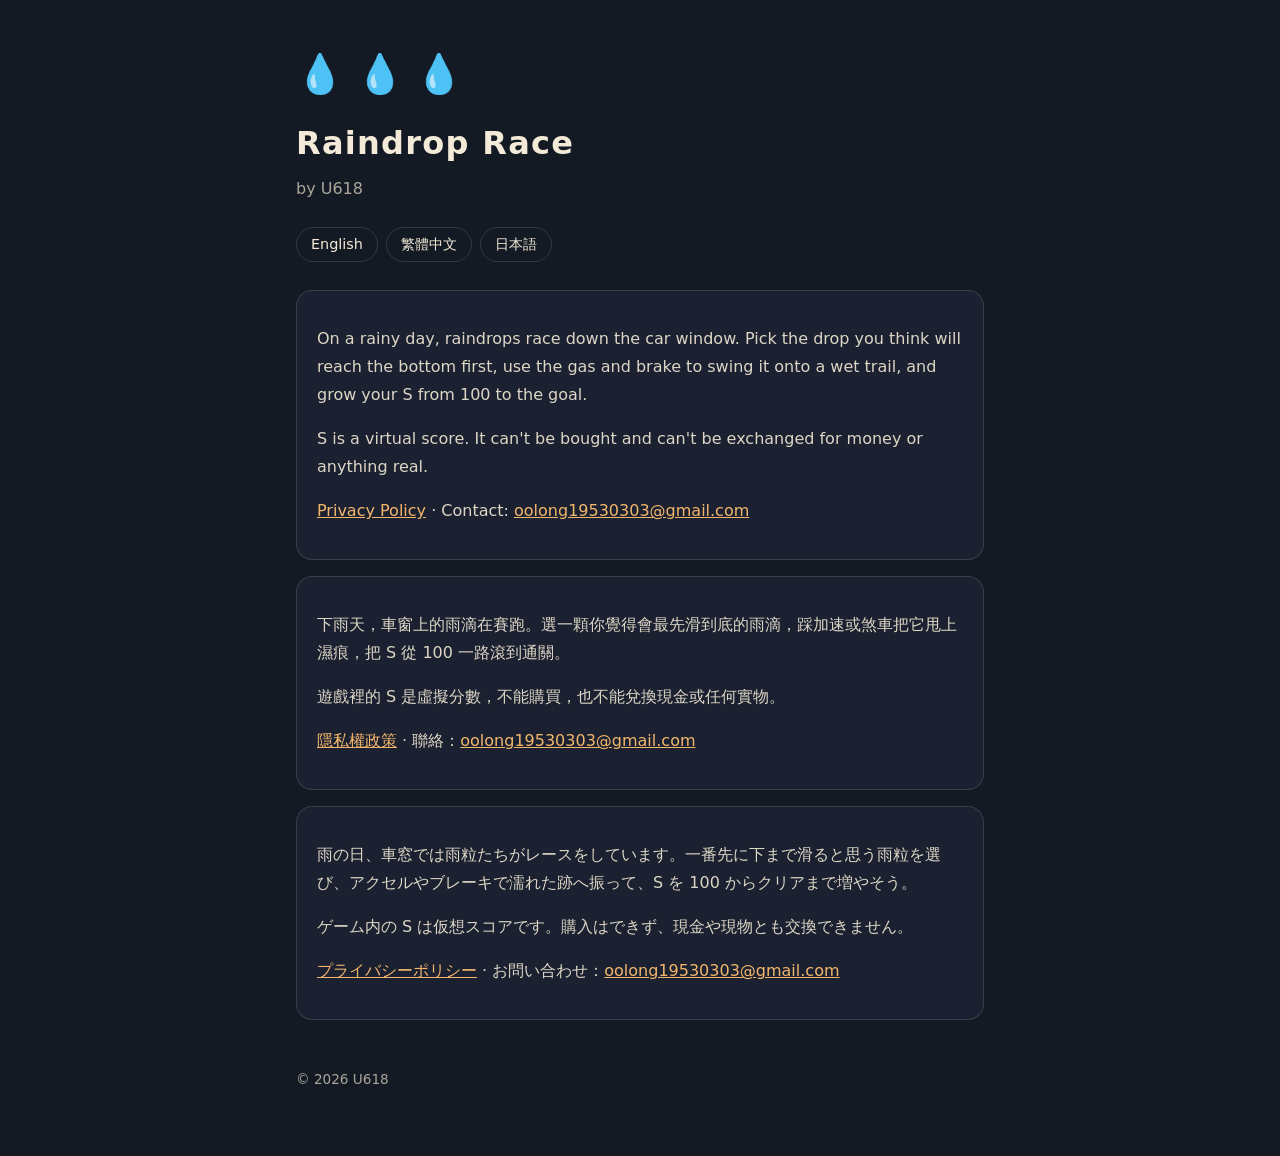
<file: index.html>
<!doctype html>
<html lang="en">
<head>
<meta charset="utf-8">
<meta name="viewport" content="width=device-width,initial-scale=1">
<title>Raindrop Race — U618</title>
<meta name="description" content="Raindrop Race: bet on the raindrops racing down a rainy car window.">
<link rel="stylesheet" href="style.css">
</head>
<body>
<main>
  <div class="drops" aria-hidden="true">💧💧💧</div>
  <h1>Raindrop Race</h1>
  <p class="sub">by U618</p>
  <nav class="langs"><a href="#en">English</a><a href="#zh">繁體中文</a><a href="#ja">日本語</a></nav>

  <section id="en" class="card">
    <p>On a rainy day, raindrops race down the car window. Pick the drop you think will reach the bottom first, use the gas and brake to swing it onto a wet trail, and grow your S from 100 to the goal.</p>
    <p>S is a virtual score. It can't be bought and can't be exchanged for money or anything real.</p>
    <p><a href="privacy.html#en">Privacy Policy</a> · Contact: <a href="mailto:oolong19530303@gmail.com">oolong19530303@gmail.com</a></p>
  </section>

  <section id="zh" class="card" lang="zh-Hant">
    <p>下雨天，車窗上的雨滴在賽跑。選一顆你覺得會最先滑到底的雨滴，踩加速或煞車把它甩上濕痕，把 S 從 100 一路滾到通關。</p>
    <p>遊戲裡的 S 是虛擬分數，不能購買，也不能兌換現金或任何實物。</p>
    <p><a href="privacy.html#zh">隱私權政策</a> · 聯絡：<a href="mailto:oolong19530303@gmail.com">oolong19530303@gmail.com</a></p>
  </section>

  <section id="ja" class="card" lang="ja">
    <p>雨の日、車窓では雨粒たちがレースをしています。一番先に下まで滑ると思う雨粒を選び、アクセルやブレーキで濡れた跡へ振って、S を 100 からクリアまで増やそう。</p>
    <p>ゲーム内の S は仮想スコアです。購入はできず、現金や現物とも交換できません。</p>
    <p><a href="privacy.html#ja">プライバシーポリシー</a> · お問い合わせ：<a href="mailto:oolong19530303@gmail.com">oolong19530303@gmail.com</a></p>
  </section>

  <footer>© 2026 U618</footer>
</main>
</body>
</html>
</file>
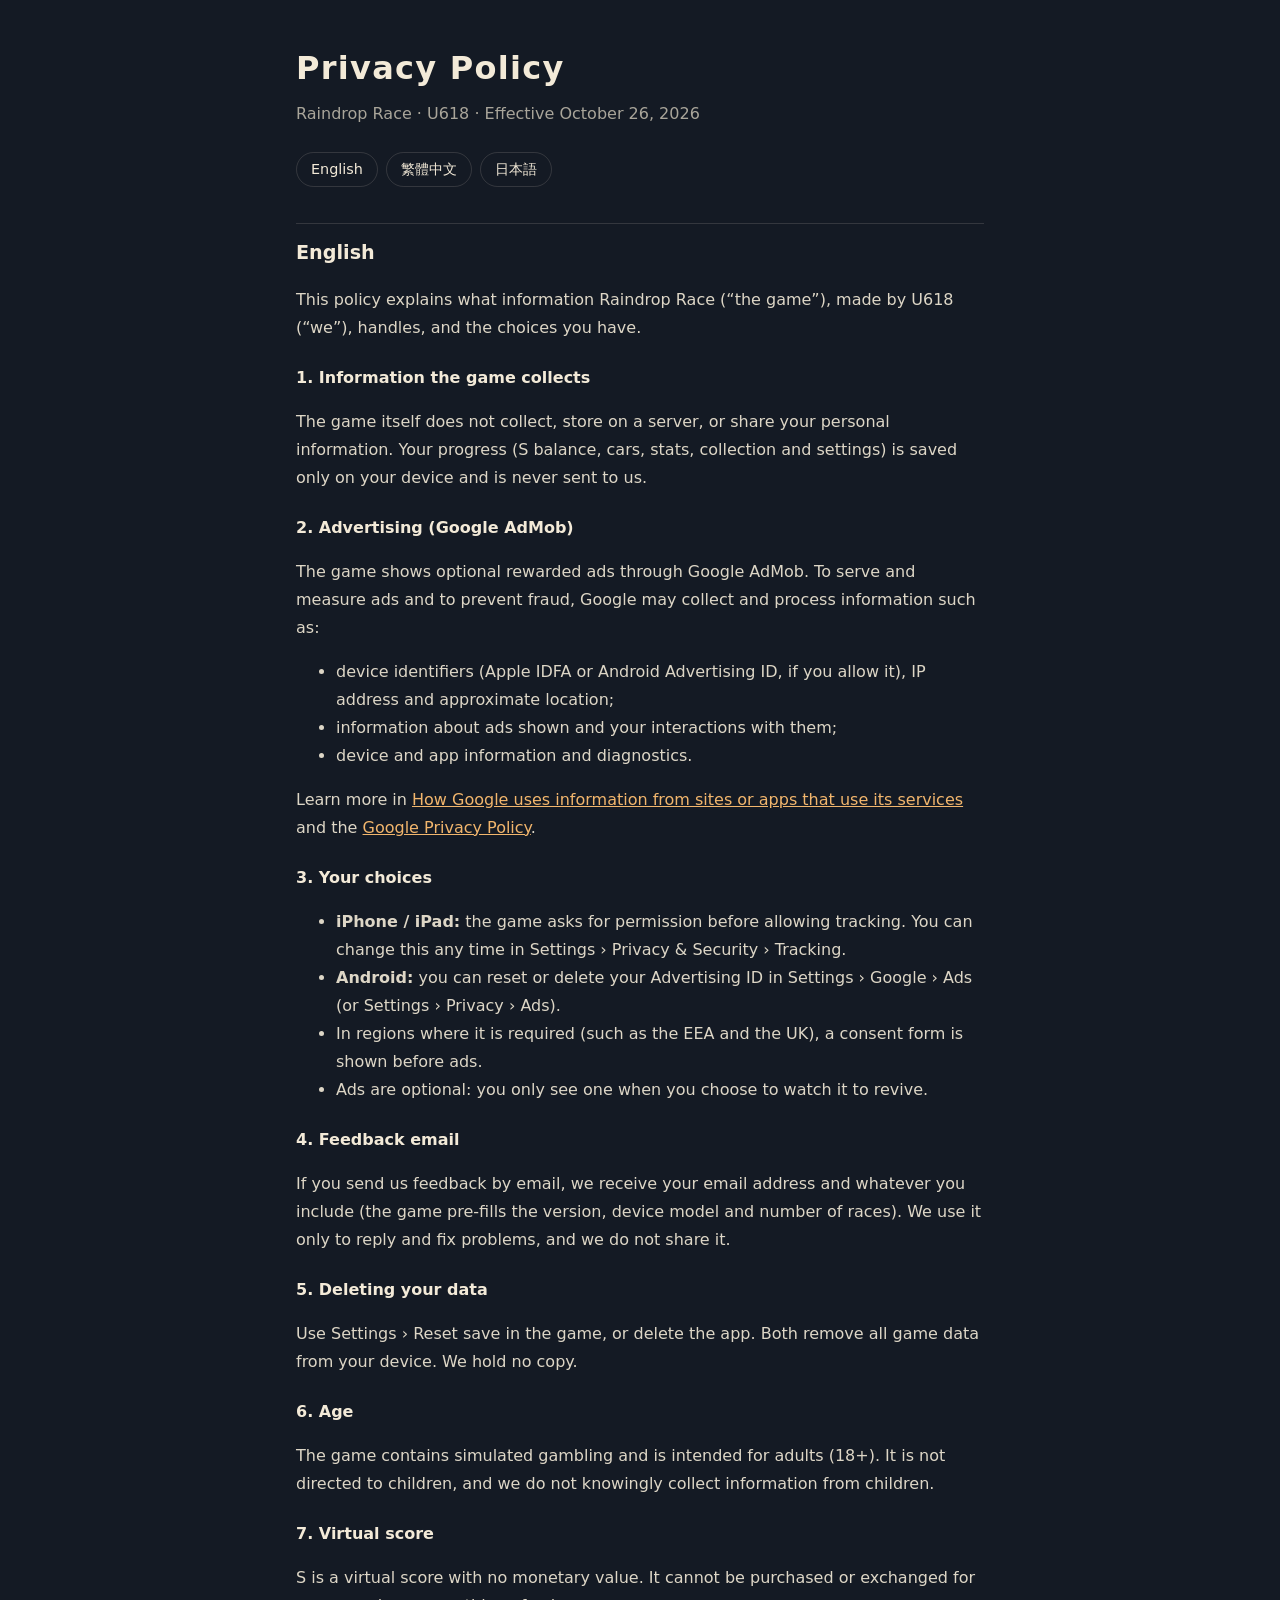
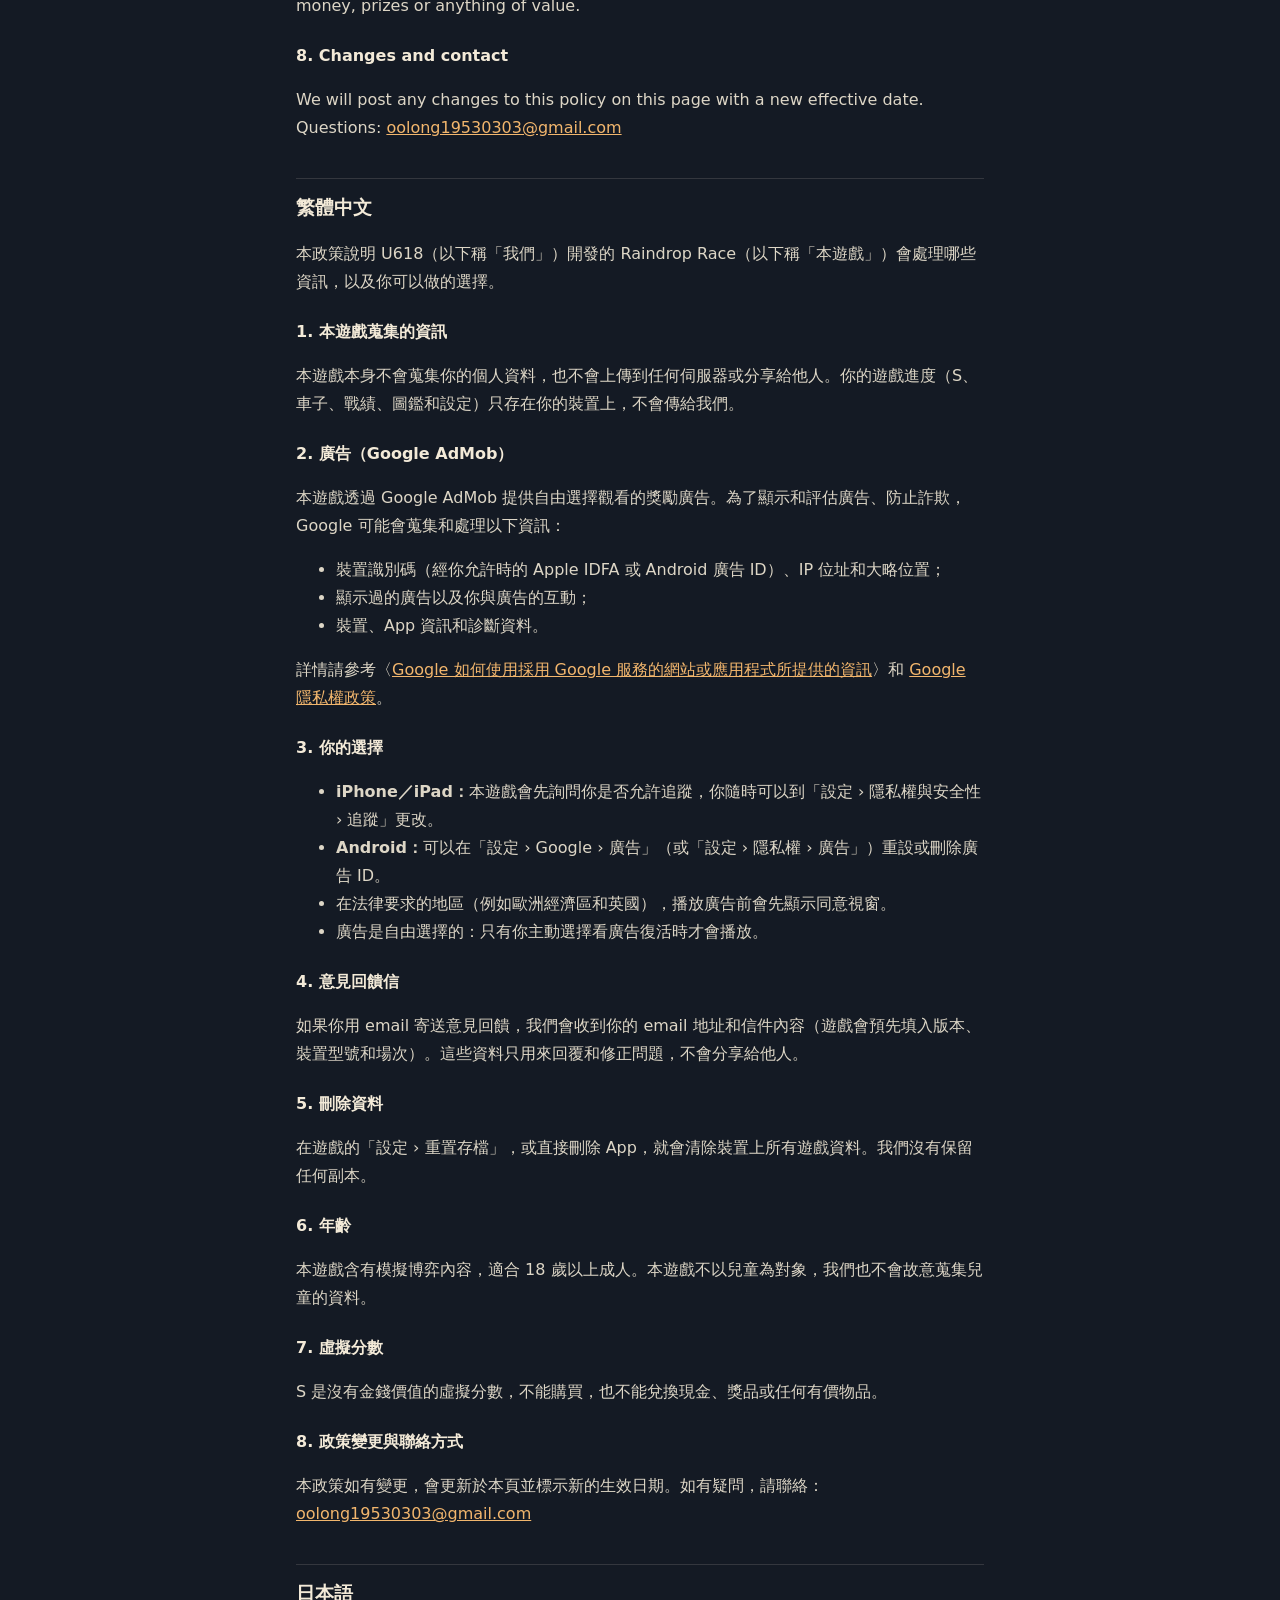
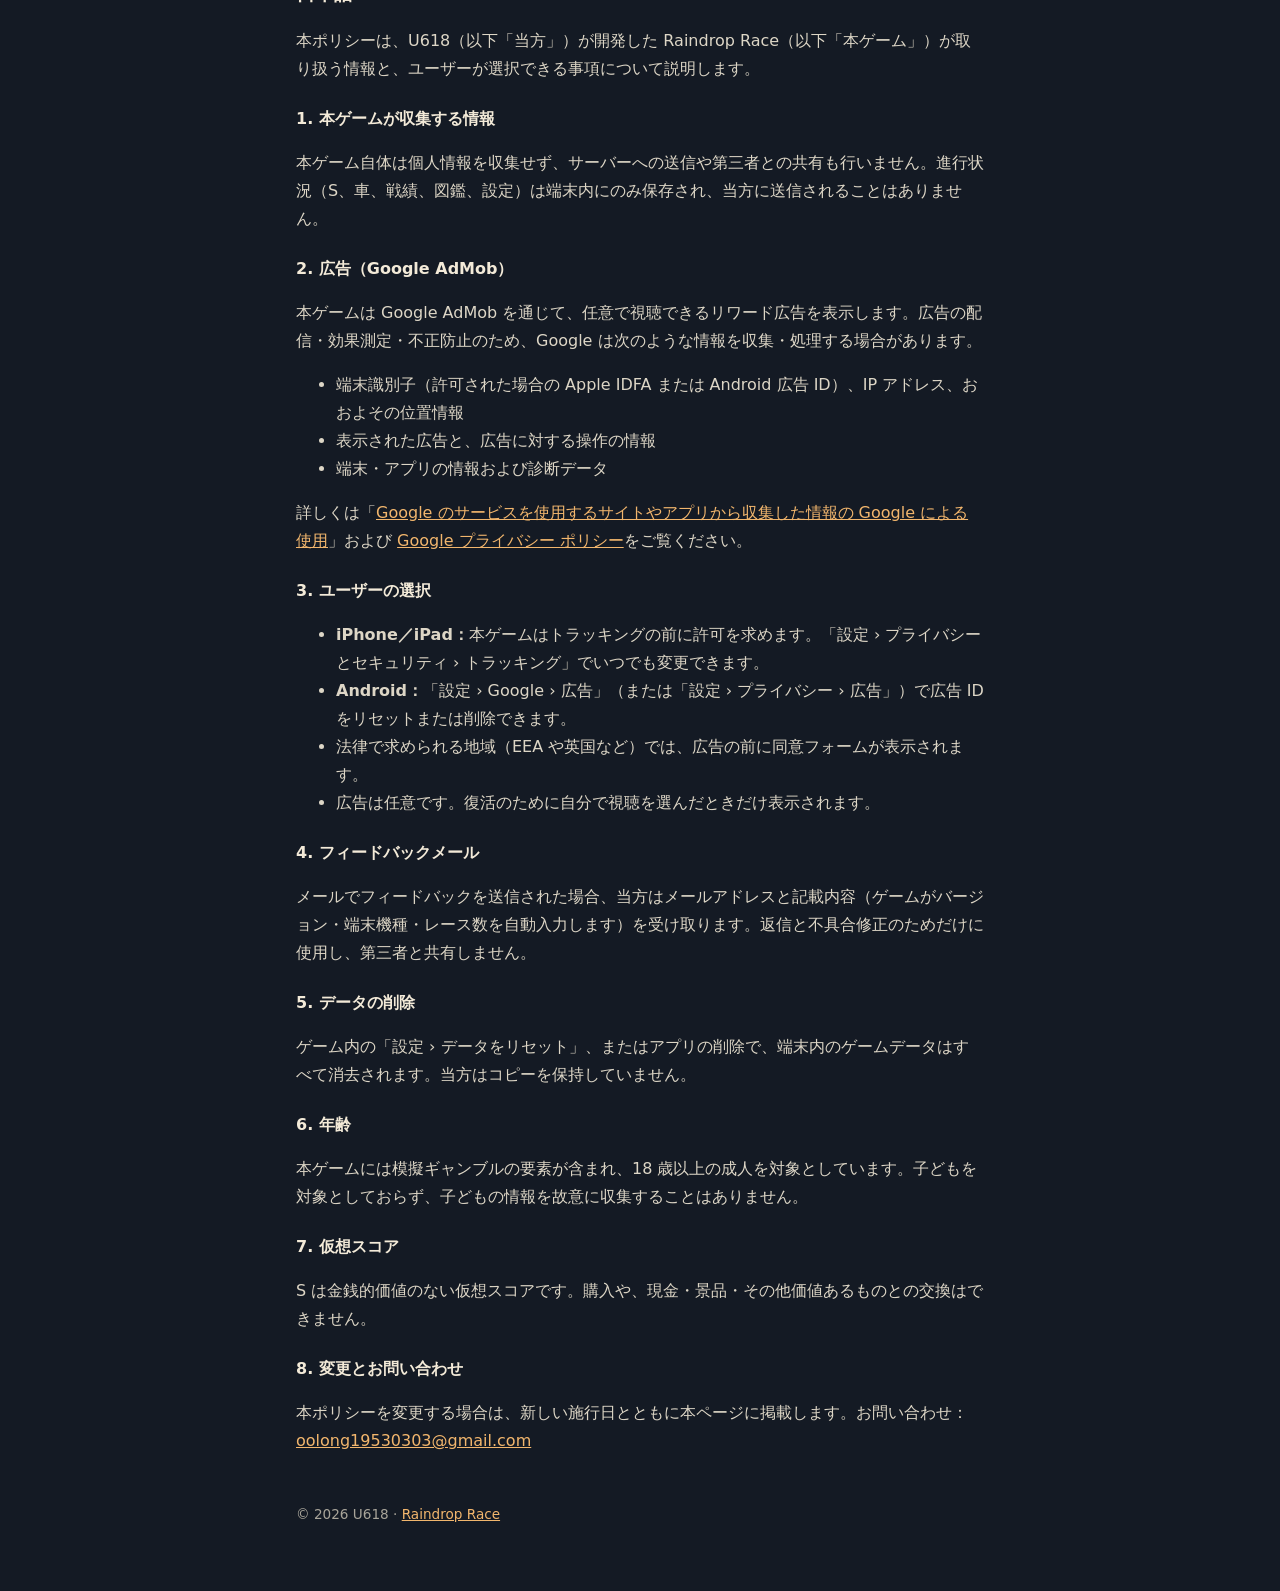
<file: privacy.html>
<!doctype html>
<html lang="en">
<head>
<meta charset="utf-8">
<meta name="viewport" content="width=device-width,initial-scale=1">
<title>Privacy Policy — Raindrop Race</title>
<link rel="stylesheet" href="style.css">
</head>
<body>
<main>
  <h1>Privacy Policy</h1>
  <p class="sub">Raindrop Race · U618 · Effective October 26, 2026</p>
  <nav class="langs"><a href="#en">English</a><a href="#zh">繁體中文</a><a href="#ja">日本語</a></nav>

  <section id="en">
    <h2>English</h2>
    <p>This policy explains what information Raindrop Race (“the game”), made by U618 (“we”), handles, and the choices you have.</p>
    <h3>1. Information the game collects</h3>
    <p>The game itself does not collect, store on a server, or share your personal information. Your progress (S balance, cars, stats, collection and settings) is saved only on your device and is never sent to us.</p>
    <h3>2. Advertising (Google AdMob)</h3>
    <p>The game shows optional rewarded ads through Google AdMob. To serve and measure ads and to prevent fraud, Google may collect and process information such as:</p>
    <ul>
      <li>device identifiers (Apple IDFA or Android Advertising ID, if you allow it), IP address and approximate location;</li>
      <li>information about ads shown and your interactions with them;</li>
      <li>device and app information and diagnostics.</li>
    </ul>
    <p>Learn more in <a href="https://policies.google.com/technologies/partner-sites">How Google uses information from sites or apps that use its services</a> and the <a href="https://policies.google.com/privacy">Google Privacy Policy</a>.</p>
    <h3>3. Your choices</h3>
    <ul>
      <li><b>iPhone / iPad:</b> the game asks for permission before allowing tracking. You can change this any time in Settings › Privacy &amp; Security › Tracking.</li>
      <li><b>Android:</b> you can reset or delete your Advertising ID in Settings › Google › Ads (or Settings › Privacy › Ads).</li>
      <li>In regions where it is required (such as the EEA and the UK), a consent form is shown before ads.</li>
      <li>Ads are optional: you only see one when you choose to watch it to revive.</li>
    </ul>
    <h3>4. Feedback email</h3>
    <p>If you send us feedback by email, we receive your email address and whatever you include (the game pre-fills the version, device model and number of races). We use it only to reply and fix problems, and we do not share it.</p>
    <h3>5. Deleting your data</h3>
    <p>Use Settings › Reset save in the game, or delete the app. Both remove all game data from your device. We hold no copy.</p>
    <h3>6. Age</h3>
    <p>The game contains simulated gambling and is intended for adults (18+). It is not directed to children, and we do not knowingly collect information from children.</p>
    <h3>7. Virtual score</h3>
    <p>S is a virtual score with no monetary value. It cannot be purchased or exchanged for money, prizes or anything of value.</p>
    <h3>8. Changes and contact</h3>
    <p>We will post any changes to this policy on this page with a new effective date. Questions: <a href="mailto:oolong19530303@gmail.com">oolong19530303@gmail.com</a></p>
  </section>

  <section id="zh" lang="zh-Hant">
    <h2>繁體中文</h2>
    <p>本政策說明 U618（以下稱「我們」）開發的 Raindrop Race（以下稱「本遊戲」）會處理哪些資訊，以及你可以做的選擇。</p>
    <h3>1. 本遊戲蒐集的資訊</h3>
    <p>本遊戲本身不會蒐集你的個人資料，也不會上傳到任何伺服器或分享給他人。你的遊戲進度（S、車子、戰績、圖鑑和設定）只存在你的裝置上，不會傳給我們。</p>
    <h3>2. 廣告（Google AdMob）</h3>
    <p>本遊戲透過 Google AdMob 提供自由選擇觀看的獎勵廣告。為了顯示和評估廣告、防止詐欺，Google 可能會蒐集和處理以下資訊：</p>
    <ul>
      <li>裝置識別碼（經你允許時的 Apple IDFA 或 Android 廣告 ID）、IP 位址和大略位置；</li>
      <li>顯示過的廣告以及你與廣告的互動；</li>
      <li>裝置、App 資訊和診斷資料。</li>
    </ul>
    <p>詳情請參考〈<a href="https://policies.google.com/technologies/partner-sites?hl=zh-TW">Google 如何使用採用 Google 服務的網站或應用程式所提供的資訊</a>〉和 <a href="https://policies.google.com/privacy?hl=zh-TW">Google 隱私權政策</a>。</p>
    <h3>3. 你的選擇</h3>
    <ul>
      <li><b>iPhone／iPad：</b>本遊戲會先詢問你是否允許追蹤，你隨時可以到「設定 › 隱私權與安全性 › 追蹤」更改。</li>
      <li><b>Android：</b>可以在「設定 › Google › 廣告」（或「設定 › 隱私權 › 廣告」）重設或刪除廣告 ID。</li>
      <li>在法律要求的地區（例如歐洲經濟區和英國），播放廣告前會先顯示同意視窗。</li>
      <li>廣告是自由選擇的：只有你主動選擇看廣告復活時才會播放。</li>
    </ul>
    <h3>4. 意見回饋信</h3>
    <p>如果你用 email 寄送意見回饋，我們會收到你的 email 地址和信件內容（遊戲會預先填入版本、裝置型號和場次）。這些資料只用來回覆和修正問題，不會分享給他人。</p>
    <h3>5. 刪除資料</h3>
    <p>在遊戲的「設定 › 重置存檔」，或直接刪除 App，就會清除裝置上所有遊戲資料。我們沒有保留任何副本。</p>
    <h3>6. 年齡</h3>
    <p>本遊戲含有模擬博弈內容，適合 18 歲以上成人。本遊戲不以兒童為對象，我們也不會故意蒐集兒童的資料。</p>
    <h3>7. 虛擬分數</h3>
    <p>S 是沒有金錢價值的虛擬分數，不能購買，也不能兌換現金、獎品或任何有價物品。</p>
    <h3>8. 政策變更與聯絡方式</h3>
    <p>本政策如有變更，會更新於本頁並標示新的生效日期。如有疑問，請聯絡：<a href="mailto:oolong19530303@gmail.com">oolong19530303@gmail.com</a></p>
  </section>

  <section id="ja" lang="ja">
    <h2>日本語</h2>
    <p>本ポリシーは、U618（以下「当方」）が開発した Raindrop Race（以下「本ゲーム」）が取り扱う情報と、ユーザーが選択できる事項について説明します。</p>
    <h3>1. 本ゲームが収集する情報</h3>
    <p>本ゲーム自体は個人情報を収集せず、サーバーへの送信や第三者との共有も行いません。進行状況（S、車、戦績、図鑑、設定）は端末内にのみ保存され、当方に送信されることはありません。</p>
    <h3>2. 広告（Google AdMob）</h3>
    <p>本ゲームは Google AdMob を通じて、任意で視聴できるリワード広告を表示します。広告の配信・効果測定・不正防止のため、Google は次のような情報を収集・処理する場合があります。</p>
    <ul>
      <li>端末識別子（許可された場合の Apple IDFA または Android 広告 ID）、IP アドレス、おおよその位置情報</li>
      <li>表示された広告と、広告に対する操作の情報</li>
      <li>端末・アプリの情報および診断データ</li>
    </ul>
    <p>詳しくは「<a href="https://policies.google.com/technologies/partner-sites?hl=ja">Google のサービスを使用するサイトやアプリから収集した情報の Google による使用</a>」および <a href="https://policies.google.com/privacy?hl=ja">Google プライバシー ポリシー</a>をご覧ください。</p>
    <h3>3. ユーザーの選択</h3>
    <ul>
      <li><b>iPhone／iPad：</b>本ゲームはトラッキングの前に許可を求めます。「設定 › プライバシーとセキュリティ › トラッキング」でいつでも変更できます。</li>
      <li><b>Android：</b>「設定 › Google › 広告」（または「設定 › プライバシー › 広告」）で広告 ID をリセットまたは削除できます。</li>
      <li>法律で求められる地域（EEA や英国など）では、広告の前に同意フォームが表示されます。</li>
      <li>広告は任意です。復活のために自分で視聴を選んだときだけ表示されます。</li>
    </ul>
    <h3>4. フィードバックメール</h3>
    <p>メールでフィードバックを送信された場合、当方はメールアドレスと記載内容（ゲームがバージョン・端末機種・レース数を自動入力します）を受け取ります。返信と不具合修正のためだけに使用し、第三者と共有しません。</p>
    <h3>5. データの削除</h3>
    <p>ゲーム内の「設定 › データをリセット」、またはアプリの削除で、端末内のゲームデータはすべて消去されます。当方はコピーを保持していません。</p>
    <h3>6. 年齢</h3>
    <p>本ゲームには模擬ギャンブルの要素が含まれ、18 歳以上の成人を対象としています。子どもを対象としておらず、子どもの情報を故意に収集することはありません。</p>
    <h3>7. 仮想スコア</h3>
    <p>S は金銭的価値のない仮想スコアです。購入や、現金・景品・その他価値あるものとの交換はできません。</p>
    <h3>8. 変更とお問い合わせ</h3>
    <p>本ポリシーを変更する場合は、新しい施行日とともに本ページに掲載します。お問い合わせ：<a href="mailto:oolong19530303@gmail.com">oolong19530303@gmail.com</a></p>
  </section>

  <footer>© 2026 U618 · <a href="index.html">Raindrop Race</a></footer>
</main>
</body>
</html>
</file>
<file: style.css>
:root{--bg:#141a24;--card:#1b2130;--ink:#f3ead8;--mist:#a9a59a;--line:rgba(243,234,216,.14);--amber:#f2b66d}
*{box-sizing:border-box}
html{-webkit-text-size-adjust:100%}
body{margin:0;background:var(--bg);color:var(--ink);font:16px/1.75 system-ui,-apple-system,"Segoe UI","PingFang TC","Noto Sans TC","Hiragino Sans","Noto Sans JP",sans-serif}
main{max-width:720px;margin:0 auto;padding:40px 16px 64px}
a{color:var(--amber)}
h1{font-size:2rem;letter-spacing:.04em;margin:0 0 4px}
h2{font-size:1.2rem;margin:36px 0 8px;padding-top:12px;border-top:1px solid var(--line)}
h3{font-size:1rem;margin:22px 0 4px}
p,li{color:#ddd6c6}
.sub{color:var(--mist);margin:0 0 24px}
.langs{display:flex;gap:8px;flex-wrap:wrap;margin:0 0 28px}
.langs a{border:1px solid var(--line);border-radius:999px;padding:4px 14px;text-decoration:none;color:var(--ink);font-size:.9rem}
.card{background:var(--card);border:1px solid var(--line);border-radius:16px;padding:18px 20px;margin:16px 0}
.drops{font-size:2.4rem;letter-spacing:.3em;margin-bottom:8px}
footer{margin-top:48px;color:var(--mist);font-size:.85rem}
</file>
